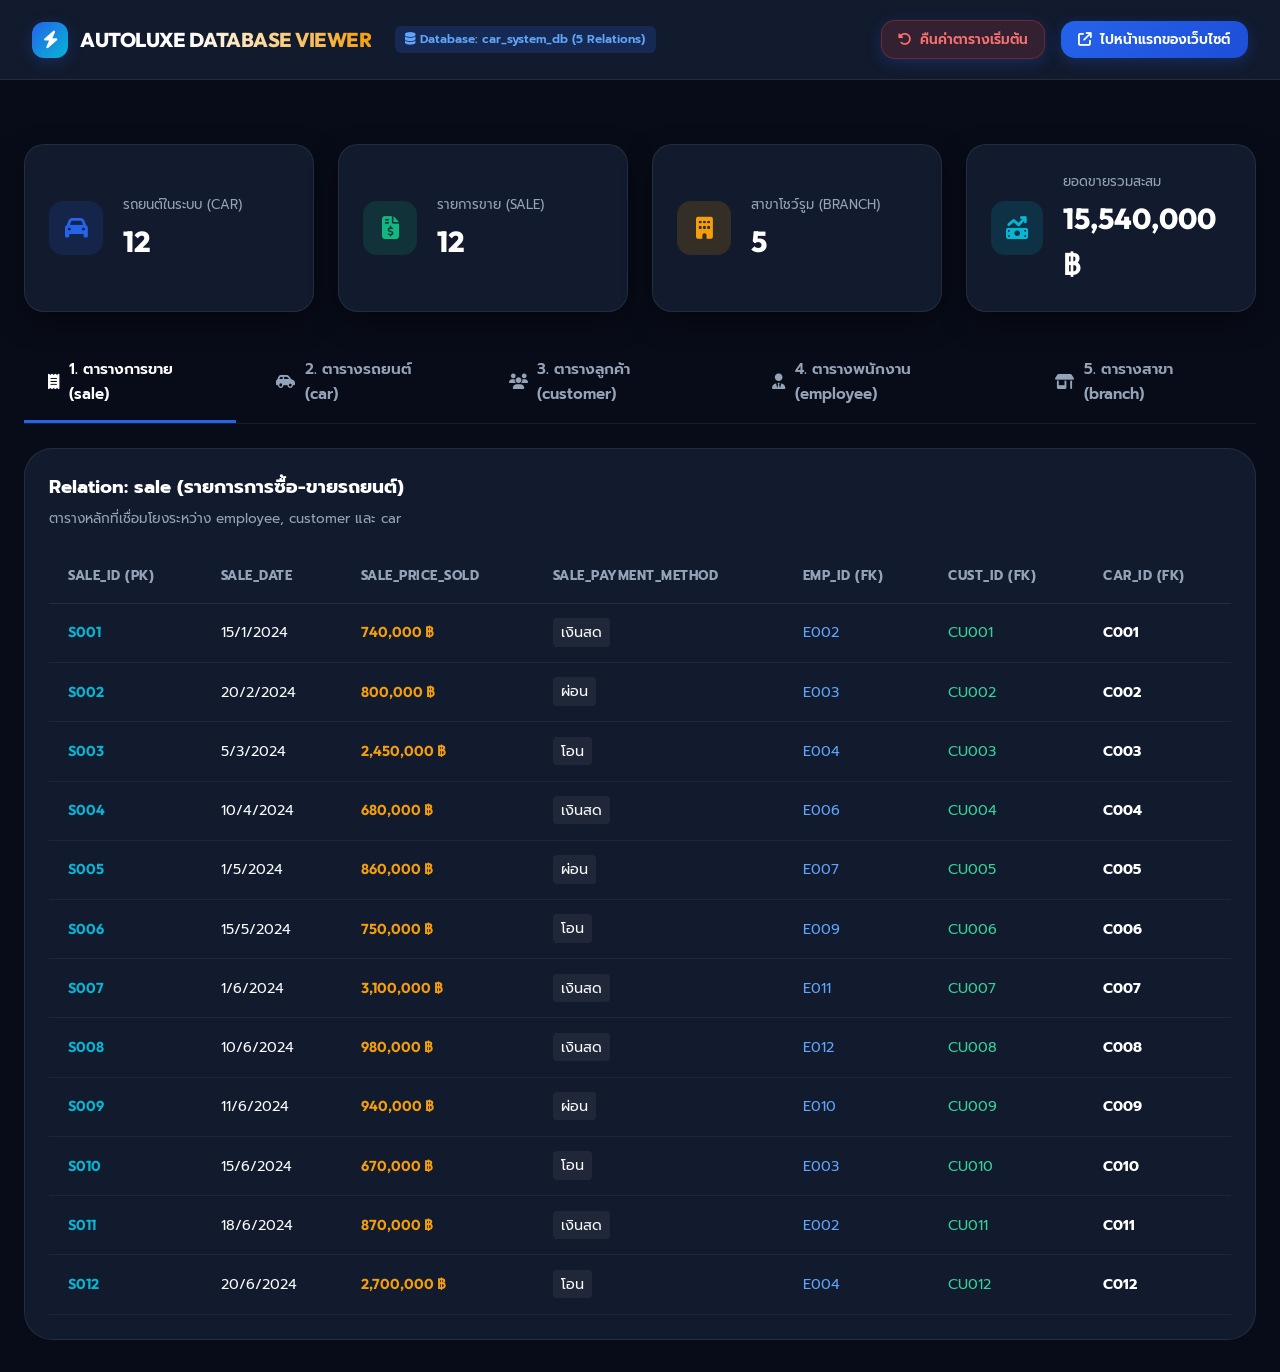
<file: admin.html>
<!DOCTYPE html>
<html lang="th">
<head>
  <meta charset="UTF-8">
  <meta name="viewport" content="width=device-width, initial-scale=1.0">
  <title>ระบบจัดการข้อมูล (Database Relations) - AutoLuxe Motors</title>
  
  <!-- Google Fonts -->
  <link rel="preconnect" href="https://fonts.googleapis.com">
  <link rel="preconnect" href="https://fonts.gstatic.com" crossorigin>
  <link href="https://fonts.googleapis.com/css2?family=Outfit:wght@300;400;500;600;700;800&family=Prompt:wght@300;400;500;600;700&display=swap" rel="stylesheet">
  
  <!-- Font Awesome -->
  <link rel="stylesheet" href="https://cdnjs.cloudflare.com/ajax/libs/font-awesome/6.4.0/css/all.min.css">
  
  <!-- Custom CSS -->
  <link rel="stylesheet" href="css/style.css">
</head>
<body style="background-color: #080c18;">

  <!-- ================= Admin Top Navigation ================= -->
  <header class="admin-header">
    <div style="display: flex; align-items: center; gap: 1.5rem;">
      <a href="index.html" class="brand-logo" style="font-size: 1.25rem;">
        <div class="logo-icon" style="width: 36px; height: 36px; font-size: 1.1rem;"><i class="fas fa-bolt"></i></div>
        <div>AUTOLUXE <span>DATABASE VIEWER</span></div>
      </a>
      <span style="background: rgba(37, 99, 235, 0.2); color: #60a5fa; padding: 0.25rem 0.65rem; border-radius: 6px; font-size: 0.75rem; font-weight: 600;">
        <i class="fas fa-database"></i> Database: car_system_db (5 Relations)
      </span>
    </div>

    <div style="display: flex; align-items: center; gap: 1rem;">
      <button class="btn-primary" onclick="resetDemoData()" style="background: rgba(239, 68, 68, 0.15); color: #f87171; border: 1px solid rgba(239, 68, 68, 0.3); font-size: 0.85rem; padding: 0.5rem 1rem;" title="รีเซ็ตข้อมูลเริ่มต้นตามตารางข้อสอบ">
        <i class="fas fa-rotate-left"></i> คืนค่าตารางเริ่มต้น
      </button>
      <a href="index.html" class="btn-primary" style="font-size: 0.85rem; padding: 0.5rem 1.1rem;">
        <i class="fas fa-arrow-up-right-from-square"></i> ไปหน้าแรกของเว็บไซต์
      </a>
    </div>
  </header>

  <!-- ================= Main Admin Content ================= -->
  <main style="max-width: 1360px; margin: 0 auto; padding: 2rem 1.5rem;">
    
    <!-- Stats Overview Cards -->
    <div class="admin-stats-grid">
      <div class="admin-stat-card">
        <div class="stat-icon-wrap" style="background: rgba(37,99,235,0.15); color: var(--primary);">
          <i class="fas fa-car"></i>
        </div>
        <div class="admin-stat-info">
          <span>รถยนต์ในระบบ (car)</span>
          <strong id="stat-total-cars">12</strong>
        </div>
      </div>

      <div class="admin-stat-card">
        <div class="stat-icon-wrap" style="background: rgba(16,185,129,0.15); color: var(--success);">
          <i class="fas fa-file-invoice-dollar"></i>
        </div>
        <div class="admin-stat-info">
          <span>รายการขาย (sale)</span>
          <strong id="stat-total-sales">12</strong>
        </div>
      </div>

      <div class="admin-stat-card">
        <div class="stat-icon-wrap" style="background: rgba(245,158,11,0.15); color: var(--accent-gold);">
          <i class="fas fa-building"></i>
        </div>
        <div class="admin-stat-info">
          <span>สาขาโชว์รูม (branch)</span>
          <strong id="stat-total-branches">5</strong>
        </div>
      </div>

      <div class="admin-stat-card">
        <div class="stat-icon-wrap" style="background: rgba(6,182,212,0.15); color: var(--accent-cyan);">
          <i class="fas fa-money-bill-trend-up"></i>
        </div>
        <div class="admin-stat-info">
          <span>ยอดขายรวมสะสม</span>
          <strong id="stat-total-revenue">0 ฿</strong>
        </div>
      </div>
    </div>

    <!-- Admin Tabs for 5 Relations -->
    <div class="admin-nav-tabs">
      <div class="admin-nav-item active" data-tab="tab-sales">
        <i class="fas fa-receipt"></i> 1. ตารางการขาย (sale)
      </div>
      <div class="admin-nav-item" data-tab="tab-cars">
        <i class="fas fa-car-side"></i> 2. ตารางรถยนต์ (car)
      </div>
      <div class="admin-nav-item" data-tab="tab-customers">
        <i class="fas fa-users"></i> 3. ตารางลูกค้า (customer)
      </div>
      <div class="admin-nav-item" data-tab="tab-employees">
        <i class="fas fa-user-tie"></i> 4. ตารางพนักงาน (employee)
      </div>
      <div class="admin-nav-item" data-tab="tab-branches">
        <i class="fas fa-shop"></i> 5. ตารางสาขา (branch)
      </div>
    </div>

    <!-- TAB 1: sale -->
    <div class="tab-content" id="tab-sales">
      <div class="admin-table-card">
        <h3 style="color: #fff; margin-bottom: 0.35rem;">Relation: sale (รายการการซื้อ-ขายรถยนต์)</h3>
        <p style="color: var(--text-muted); font-size: 0.85rem; margin-bottom: 1.25rem;">ตารางหลักที่เชื่อมโยงระหว่าง employee, customer และ car</p>
        <table class="admin-table">
          <thead>
            <tr>
              <th>sale_id (PK)</th>
              <th>sale_date</th>
              <th>sale_price_sold</th>
              <th>sale_payment_method</th>
              <th>emp_id (FK)</th>
              <th>cust_id (FK)</th>
              <th>car_id (FK)</th>
            </tr>
          </thead>
          <tbody id="sales-tbody"></tbody>
        </table>
      </div>
    </div>

    <!-- TAB 2: car -->
    <div class="tab-content" id="tab-cars" style="display: none;">
      <div class="admin-table-card">
        <h3 style="color: #fff; margin-bottom: 0.35rem;">Relation: car (ข้อมูลรถยนต์ในระบบ)</h3>
        <p style="color: var(--text-muted); font-size: 0.85rem; margin-bottom: 1.25rem;">ข้อมูลสเปก ราคา และปีโมเดลของรถยนต์ 12 คัน</p>
        <table class="admin-table">
          <thead>
            <tr>
              <th>car_id (PK)</th>
              <th>car_brand</th>
              <th>car_price</th>
              <th>car_color</th>
              <th>car_engine_size</th>
              <th>car_fuel_type</th>
              <th>car_year</th>
            </tr>
          </thead>
          <tbody id="cars-tbody"></tbody>
        </table>
      </div>
    </div>

    <!-- TAB 3: customer -->
    <div class="tab-content" id="tab-customers" style="display: none;">
      <div class="admin-table-card">
        <h3 style="color: #fff; margin-bottom: 0.35rem;">Relation: customer (ข้อมูลลูกค้า)</h3>
        <p style="color: var(--text-muted); font-size: 0.85rem; margin-bottom: 1.25rem;">ข้อมูลประวัติ ที่อยู่ และอาชีพของลูกค้า 12 รายการ</p>
        <table class="admin-table">
          <thead>
            <tr>
              <th>cust_id (PK)</th>
              <th>cust_name</th>
              <th>cust_email</th>
              <th>cust_phone</th>
              <th>cust_dob</th>
              <th>cust_occupation</th>
              <th>cust_address</th>
              <th>cust_register_date</th>
            </tr>
          </thead>
          <tbody id="customers-tbody"></tbody>
        </table>
      </div>
    </div>

    <!-- TAB 4: employee -->
    <div class="tab-content" id="tab-employees" style="display: none;">
      <div class="admin-table-card">
        <h3 style="color: #fff; margin-bottom: 0.35rem;">Relation: employee (ข้อมูลพนักงาน)</h3>
        <p style="color: var(--text-muted); font-size: 0.85rem; margin-bottom: 1.25rem;">ข้อมูลพนักงาน ตำแหน่ง เงินเดือน และสาขาที่สังกัด</p>
        <table class="admin-table">
          <thead>
            <tr>
              <th>emp_id (PK)</th>
              <th>emp_name</th>
              <th>emp_position</th>
              <th>emp_salary</th>
              <th>emp_phone</th>
              <th>emp_email</th>
              <th>branch_id (FK)</th>
            </tr>
          </thead>
          <tbody id="employees-tbody"></tbody>
        </table>
      </div>
    </div>

    <!-- TAB 5: branch -->
    <div class="tab-content" id="tab-branches" style="display: none;">
      <div class="admin-table-card">
        <h3 style="color: #fff; margin-bottom: 0.35rem;">Relation: branch (ข้อมูลสาขาโชว์รูม)</h3>
        <p style="color: var(--text-muted); font-size: 0.85rem; margin-bottom: 1.25rem;">ข้อมูลที่อยู่และเวลาทำการของโชว์รูมทั้ง 5 สาขา</p>
        <table class="admin-table">
          <thead>
            <tr>
              <th>branch_id (PK)</th>
              <th>branch_name</th>
              <th>branch_address</th>
              <th>branch_open_hour</th>
            </tr>
          </thead>
          <tbody id="branches-tbody"></tbody>
        </table>
      </div>
    </div>

  </main>

  <!-- Scripts -->
  <script src="js/admin.js"></script>
</body>
</html>
</file>
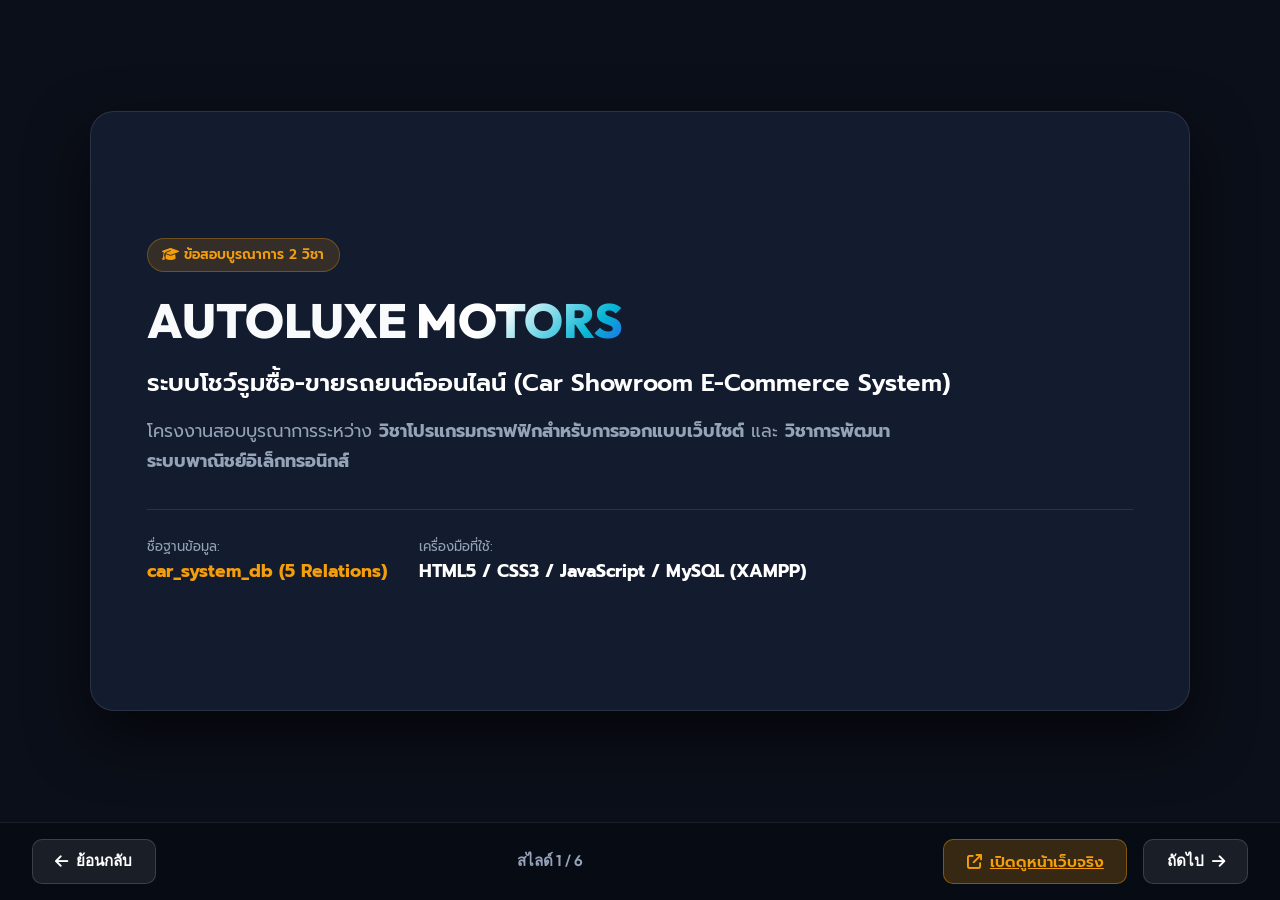
<file: presentation.html>
<!DOCTYPE html>
<html lang="th">
<head>
  <meta charset="UTF-8">
  <meta name="viewport" content="width=device-width, initial-scale=1.0">
  <title>สไลด์นำเสนอ: ระบบโชว์รูมซื้อ-ขายรถยนต์ออนไลน์ (AutoLuxe Motors)</title>
  
  <!-- Google Fonts -->
  <link rel="preconnect" href="https://fonts.googleapis.com">
  <link rel="preconnect" href="https://fonts.gstatic.com" crossorigin>
  <link href="https://fonts.googleapis.com/css2?family=Outfit:wght@400;600;700;800&family=Prompt:wght@300;400;500;600;700&display=swap" rel="stylesheet">
  
  <!-- Font Awesome -->
  <link rel="stylesheet" href="https://cdnjs.cloudflare.com/ajax/libs/font-awesome/6.4.0/css/all.min.css">
  
  <style>
    :root {
      --bg: #0b0f19;
      --card: #131b2e;
      --primary: #2563eb;
      --accent: #f59e0b;
      --cyan: #06b6d4;
      --text: #f8fafc;
      --muted: #94a3b8;
    }

    * { margin: 0; padding: 0; box-sizing: border-box; }
    
    body {
      font-family: 'Prompt', sans-serif;
      background-color: var(--bg);
      color: var(--text);
      min-height: 100vh;
      display: flex;
      flex-direction: column;
      overflow: hidden;
    }

    /* Slides Container */
    .slide-wrapper {
      flex: 1;
      display: flex;
      align-items: center;
      justify-content: center;
      padding: 2.5rem;
      position: relative;
    }

    .slide {
      display: none;
      width: 100%;
      max-width: 1100px;
      min-height: 600px;
      background: var(--card);
      border: 1px solid rgba(255,255,255,0.1);
      border-radius: 24px;
      padding: 3.5rem;
      box-shadow: 0 25px 60px rgba(0,0,0,0.6);
      animation: fadeIn 0.4s ease;
      position: relative;
    }

    .slide.active {
      display: flex;
      flex-direction: column;
      justify-content: center;
    }

    @keyframes fadeIn {
      from { opacity: 0; transform: scale(0.97); }
      to { opacity: 1; transform: scale(1); }
    }

    .slide-tag {
      display: inline-block;
      align-self: flex-start;
      background: rgba(245, 158, 11, 0.15);
      border: 1px solid rgba(245, 158, 11, 0.3);
      color: var(--accent);
      padding: 0.35rem 0.9rem;
      border-radius: 999px;
      font-size: 0.85rem;
      font-weight: 600;
      margin-bottom: 1.25rem;
    }

    .slide h1 {
      font-size: 3rem;
      font-weight: 800;
      line-height: 1.2;
      margin-bottom: 1rem;
      font-family: 'Outfit', 'Prompt', sans-serif;
    }

    .slide h2 {
      font-size: 2.2rem;
      font-weight: 700;
      color: #fff;
      margin-bottom: 1.5rem;
      display: flex;
      align-items: center;
      gap: 0.75rem;
    }

    .slide p {
      font-size: 1.1rem;
      color: var(--muted);
      line-height: 1.7;
    }

    .gradient-text {
      background: linear-gradient(135deg, #fff 40%, var(--cyan) 80%, var(--primary) 100%);
      -webkit-background-clip: text;
      -webkit-text-fill-color: transparent;
    }

    /* Grid Layouts inside slides */
    .grid-2 {
      display: grid;
      grid-template-columns: 1fr 1fr;
      gap: 2rem;
      margin-top: 1.5rem;
    }

    .grid-3 {
      display: grid;
      grid-template-columns: repeat(3, 1fr);
      gap: 1.5rem;
      margin-top: 1.5rem;
    }

    .feature-box {
      background: rgba(255, 255, 255, 0.03);
      border: 1px solid rgba(255, 255, 255, 0.08);
      border-radius: 16px;
      padding: 1.5rem;
      display: flex;
      flex-direction: column;
      gap: 0.5rem;
    }

    .feature-box i {
      font-size: 1.8rem;
      margin-bottom: 0.5rem;
    }

    .feature-box h4 {
      font-size: 1.2rem;
      color: #fff;
    }

    .feature-box p {
      font-size: 0.95rem;
      color: var(--muted);
      line-height: 1.5;
    }

    /* Navigation Bar at Bottom */
    .controls {
      background: #070b14;
      border-top: 1px solid rgba(255,255,255,0.08);
      padding: 1rem 2rem;
      display: flex;
      justify-content: space-between;
      align-items: center;
    }

    .btn-nav {
      background: rgba(255,255,255,0.08);
      border: 1px solid rgba(255,255,255,0.15);
      color: #fff;
      padding: 0.6rem 1.4rem;
      border-radius: 10px;
      cursor: pointer;
      font-size: 0.95rem;
      font-weight: 600;
      display: flex;
      align-items: center;
      gap: 0.5rem;
      transition: all 0.2s;
    }

    .btn-nav:hover {
      background: var(--primary);
      border-color: var(--primary);
    }

    .slide-counter {
      color: var(--muted);
      font-size: 0.95rem;
      font-weight: 600;
      font-family: 'Outfit';
    }

    .table-list {
      width: 100%;
      border-collapse: collapse;
      margin-top: 1rem;
    }

    .table-list th, .table-list td {
      padding: 0.85rem 1rem;
      border-bottom: 1px solid rgba(255,255,255,0.06);
      text-align: left;
      font-size: 0.95rem;
    }

    .table-list th {
      color: var(--accent);
      text-transform: uppercase;
      font-size: 0.82rem;
    }
  </style>
</head>
<body>

  <div class="slide-wrapper">
    
    <!-- SLIDE 1: Title -->
    <div class="slide active">
      <span class="slide-tag"><i class="fas fa-graduation-cap"></i> ข้อสอบบูรณาการ 2 วิชา</span>
      <h1>AUTOLUXE <span class="gradient-text">MOTORS</span></h1>
      <h3 style="font-size: 1.5rem; color: #fff; font-weight: 600; margin-bottom: 1rem;">
        ระบบโชว์รูมซื้อ-ขายรถยนต์ออนไลน์ (Car Showroom E-Commerce System)
      </h3>
      <p style="max-width: 750px; margin-bottom: 2rem;">
        โครงงานสอบบูรณาการระหว่าง <strong>วิชาโปรแกรมกราฟฟิกสำหรับการออกแบบเว็บไซต์</strong> และ <strong>วิชาการพัฒนาระบบพาณิชย์อิเล็กทรอนิกส์</strong>
      </p>
      <div style="display: flex; gap: 2rem; border-top: 1px solid rgba(255,255,255,0.1); padding-top: 1.5rem;">
        <div>
          <span style="font-size: 0.82rem; color: var(--muted);">ชื่อฐานข้อมูล:</span>
          <div style="font-size: 1.1rem; color: var(--accent); font-weight: 700;">car_system_db (5 Relations)</div>
        </div>
        <div>
          <span style="font-size: 0.82rem; color: var(--muted);">เครื่องมือที่ใช้:</span>
          <div style="font-size: 1.1rem; color: #fff; font-weight: 700;">HTML5 / CSS3 / JavaScript / MySQL (XAMPP)</div>
        </div>
      </div>
    </div>

    <!-- SLIDE 2: Project Overview & Objectives -->
    <div class="slide">
      <span class="slide-tag"><i class="fas fa-bullseye"></i> วัตถุประสงค์และการตอบโจทย์</span>
      <h2>ภาพรวมการพัฒนาตามเกณฑ์ 2 วิชา</h2>
      <div class="grid-2">
        <div class="feature-box">
          <i class="fas fa-palette" style="color: var(--cyan);"></i>
          <h4>1. วิชาโปรแกรมกราฟฟิกเว็บไซต์ (UI/UX)</h4>
          <p>
            • ออกแบบธีม <strong>Luxury Dark</strong> สร้างภาพลักษณ์โชว์รูมรถยนต์หรู น่าเชื่อถือ<br>
            • จัดวางองค์ประกอบแบบ <strong>Responsive Design</strong> ดูได้ทั้งบนคอมฯ และมือถือ<br>
            • Hero Banner พร้อมปุ่ม Call-to-Action และการ์ดแสดงสเปกรถยนต์ที่คมชัด
          </p>
        </div>
        <div class="feature-box">
          <i class="fas fa-cart-shopping" style="color: var(--accent);"></i>
          <h4>2. วิชาพัฒนาระบบพาณิชย์อิเล็กทรอนิกส์ (E-Commerce)</h4>
          <p>
            • โครงสร้างฐานข้อมูลสัมพันธ์ <strong>`car_system_db`</strong> (5 Relations, PK/FK)<br>
            • ระบบค้นหา/กรองสินค้าตามยี่ห้อและราคาแบบ Real-time<br>
            • เครื่องคำนวณสินเชื่อเงินดาวน์และค่างวดต่อเดือน<br>
            • ระบบสั่งจอง/ซื้อรถยนต์ออนไลน์ พร้อมสแกน QR Code และออกใบเสร็จ (E-Voucher)
          </p>
        </div>
      </div>
    </div>

    <!-- SLIDE 3: Database Architecture -->
    <div class="slide">
      <span class="slide-tag"><i class="fas fa-database"></i> สถาปัตยกรรมฐานข้อมูล</span>
      <h2>โครงสร้างฐานข้อมูล car_system_db (5 ตาราง)</h2>
      <p>ออกแบบตามข้อกำหนด Schema และ Data Dictionary ของอาจารย์ 100%:</p>
      
      <table class="table-list">
        <thead>
          <tr>
            <th>ตาราง (Relation)</th>
            <th>หน้าที่ในการทำงาน</th>
            <th>Primary Key</th>
            <th>Foreign Key / Reference</th>
          </tr>
        </thead>
        <tbody>
          <tr>
            <td><strong>branch</strong></td>
            <td>เก็บข้อมูลที่ตั้งและเวลาทำการของ 5 สาขาโชว์รูม</td>
            <td><code>branch_id</code> (B001 - B005)</td>
            <td>- (ตารางแม่)</td>
          </tr>
          <tr>
            <td><strong>car</strong></td>
            <td>แคตตาล็อกรถยนต์ 12 คัน (ยี่ห้อ, ราคา, สี, เครื่องยนต์, ปี)</td>
            <td><code>car_id</code> (C001 - C012)</td>
            <td>- (ตารางแม่)</td>
          </tr>
          <tr>
            <td><strong>customer</strong></td>
            <td>ประวัติลูกค้า 12 คน (ชื่อ, เบอร์, อาชีพ, ที่อยู่)</td>
            <td><code>cust_id</code> (CU001 - CU012)</td>
            <td>- (ตารางแม่)</td>
          </tr>
          <tr>
            <td><strong>employee</strong></td>
            <td>ข้อมูลพนักงานขายและผู้จัดการ 12 คน</td>
            <td><code>emp_id</code> (E001 - E012)</td>
            <td><code>branch_id</code> ➔ branch</td>
          </tr>
          <tr>
            <td><strong style="color: var(--accent);">sale</strong></td>
            <td>บันทึกการซื้อ-ขายรถยนต์ (วันที่, ราคา, วิธีชำระเงิน)</td>
            <td><code>sale_id</code> (S001 - S012)</td>
            <td><code>emp_id</code>, <code>cust_id</code>, <code>car_id</code></td>
          </tr>
        </tbody>
      </table>
    </div>

    <!-- SLIDE 4: Page to Table Mapping (ตอบข้อ 4) -->
    <div class="slide">
      <span class="slide-tag"><i class="fas fa-diagram-project"></i> ความเชื่อมโยง</span>
      <h2>การเชื่อมโยงหน้าเว็บไซต์ กับ ตารางฐานข้อมูล</h2>
      <div class="grid-3">
        <div class="feature-box">
          <i class="fas fa-car" style="color: var(--primary);"></i>
          <h4>หน้าแคตตาล็อกรถยนต์</h4>
          <p>เชื่อมกับตาราง <strong>`car`</strong> ดึงข้อมูลรหัส ยี่ห้อ ราคา สี เครื่องยนต์ และปีของรถ 12 คันมาแสดงผลและทำระบบค้นหา</p>
        </div>
        <div class="feature-box">
          <i class="fas fa-shop" style="color: var(--cyan);"></i>
          <h4>ส่วนแสดงสาขาโชว์รูม</h4>
          <p>เชื่อมกับตาราง <strong>`branch`</strong> แสดงจุดบริการทั้ง 5 สาขา (B001-B005) พร้อมที่อยู่และเวลาทำการ</p>
        </div>
        <div class="feature-box">
          <i class="fas fa-file-invoice-dollar" style="color: var(--accent);"></i>
          <h4>ฟอร์มสั่งซื้อและจองรถ</h4>
          <p>เชื่อมกับตาราง <strong>`customer`</strong> (รับข้อมูลลูกค้า) และตาราง <strong>`sale`</strong> (บันทึกการขายและวิธีชำระเงิน พร้อมออก E-Voucher)</p>
        </div>
      </div>
    </div>

    <!-- SLIDE 5: Demonstration Flow -->
    <div class="slide">
      <span class="slide-tag"><i class="fas fa-play"></i> ลำดับการสาธิตระบบจริง</span>
      <h2>ขั้นตอนการนำเสนอสด (Live Demonstration)</h2>
      <div class="grid-2">
        <div class="feature-box" style="border-left: 4px solid var(--cyan);">
          <h4 style="color: var(--cyan);">ขั้นตอนที่ 1: หน้าร้านโชว์รูม (index.html)</h4>
          <p>
            1. ทดสอบ **ค้นหาและกรองยี่ห้อรถ** เช่น Tesla, BMW หรือกรองประเภทเชื้อเพลิง<br>
            2. ทดสอบ **เครื่องคำนวณค่างวดเงินดาวน์** แบบ Real-time<br>
            3. ทดสอบ **กดสั่งซื้อ/จองรถ** กรอกข้อมูลลูกค้า แนบสลิป และออกใบเสร็จ E-Voucher
          </p>
        </div>
        <div class="feature-box" style="border-left: 4px solid var(--accent);">
          <h4 style="color: var(--accent);">ขั้นตอนที่ 2: ระบบฐานข้อมูล (phpMyAdmin & admin.html)</h4>
          <p>
            1. แสดงหน้า **Designer** ใน phpMyAdmin เพื่อดูเส้นความสัมพันธ์ Foreign Key ระหว่าง 5 ตาราง<br>
            2. แสดงหน้า **admin.html** เพื่อตรวจสอบข้อมูลตารางทั้ง 5 ตารางได้อย่างครบถ้วน
          </p>
        </div>
      </div>
    </div>

    <!-- SLIDE 6: Summary & Conclusion -->
    <div class="slide">
      <span class="slide-tag"><i class="fas fa-check-circle"></i> สรุปผลงาน</span>
      <h2 style="font-size: 2.5rem;">เสร็จสมบูรณ์ 100% พร้อมส่งมอบ</h2>
      <p style="font-size: 1.25rem; margin-bottom: 2rem;">
        ระบบโชว์รูมซื้อ-ขายรถยนต์ออนไลน์ <strong>AutoLuxe Motors</strong> ได้รับการพัฒนาตรงตามข้อกำหนดของข้อสอบทุกประการ ทั้งด้านกราฟิกดีไซน์ โครงสร้าง E-Commerce และสถาปัตยกรรมฐานข้อมูล
      </p>
      <div style="background: rgba(37,99,235,0.15); border: 1px solid var(--primary); padding: 1.5rem; border-radius: 16px; text-align: center;">
        <h3 style="color: #fff; font-size: 1.6rem; margin-bottom: 0.5rem;">ขอบคุณอาจารย์ครับ</h3>
        <p style="color: var(--cyan); font-size: 1.1rem;">พร้อมรับฟังคำแนะนำและตอบข้อซักถามครับ (Q&A)</p>
      </div>
    </div>

  </div>

  <!-- Bottom Navigation Bar -->
  <div class="controls">
    <button class="btn-nav" onclick="prevSlide()"><i class="fas fa-arrow-left"></i> ย้อนกลับ</button>
    <div class="slide-counter" id="counter">สไลด์ 1 / 6</div>
    <div style="display: flex; gap: 1rem;">
      <a href="index.html" class="btn-nav" target="_blank" style="background: rgba(245,158,11,0.2); color: var(--accent); border-color: rgba(245,158,11,0.4);">
        <i class="fas fa-arrow-up-right-from-square"></i> เปิดดูหน้าเว็บจริง
      </a>
      <button class="btn-nav" onclick="nextSlide()">ถัดไป <i class="fas fa-arrow-right"></i></button>
    </div>
  </div>

  <script>
    let currentSlide = 0;
    const slides = document.querySelectorAll('.slide');
    const counter = document.getElementById('counter');

    function updateSlide() {
      slides.forEach((s, idx) => {
        s.classList.toggle('active', idx === currentSlide);
      });
      counter.innerText = `สไลด์ ${currentSlide + 1} / ${slides.length}`;
    }

    function nextSlide() {
      if (currentSlide < slides.length - 1) {
        currentSlide++;
        updateSlide();
      }
    }

    function prevSlide() {
      if (currentSlide > 0) {
        currentSlide--;
        updateSlide();
      }
    }

    // Keyboard controls (Arrow keys & Spacebar)
    document.addEventListener('keydown', (e) => {
      if (e.key === 'ArrowRight' || e.key === ' ') {
        nextSlide();
      } else if (e.key === 'ArrowLeft') {
        prevSlide();
      }
    });
  </script>
</body>
</html>
</file>
<file: css/style.css>
/* ==========================================================================
   AutoLuxe Motors - Car Showroom & E-Commerce System
   Styles: Modern Luxury Dark & Vibrant Gold/Cyan Design
   Supported: Desktop, Tablet, Mobile (Fully Responsive)
   ========================================================================== */

@import url('https://fonts.googleapis.com/css2?family=Outfit:wght@300;400;500;600;700;800&family=Prompt:wght@300;400;500;600;700&display=swap');

:root {
  --bg-main: #0a0f1d;
  --bg-card: #121a2d;
  --bg-card-hover: #18233c;
  --bg-glass: rgba(18, 26, 45, 0.85);
  --border-color: rgba(255, 255, 255, 0.08);
  --border-highlight: rgba(59, 130, 246, 0.3);
  
  --primary: #2563eb;
  --primary-hover: #1d4ed8;
  --primary-glow: rgba(37, 99, 235, 0.25);
  
  --accent-gold: #f59e0b;
  --accent-gold-glow: rgba(245, 158, 11, 0.2);
  --accent-cyan: #06b6d4;
  --success: #10b981;
  --danger: #ef4444;
  --warning: #f97316;

  --text-main: #f8fafc;
  --text-muted: #94a3b8;
  --text-dark: #0f172a;
  
  --radius-sm: 8px;
  --radius-md: 14px;
  --radius-lg: 20px;
  --radius-xl: 28px;
  
  --shadow-card: 0 10px 30px -5px rgba(0, 0, 0, 0.5);
  --shadow-glow: 0 0 25px rgba(37, 99, 235, 0.2);
  --transition: all 0.3s cubic-bezier(0.4, 0, 0.2, 1);
}

* {
  margin: 0;
  padding: 0;
  box-sizing: border-box;
}

body {
  font-family: 'Prompt', 'Outfit', sans-serif;
  background-color: var(--bg-main);
  color: var(--text-main);
  line-height: 1.6;
  overflow-x: hidden;
  min-height: 100vh;
}

a {
  text-decoration: none;
  color: inherit;
}

button, input, select, textarea {
  font-family: inherit;
}

/* ================= Glassmorphism Header ================= */
.header {
  position: sticky;
  top: 0;
  z-index: 100;
  backdrop-filter: blur(16px);
  -webkit-backdrop-filter: blur(16px);
  background: var(--bg-glass);
  border-bottom: 1px solid var(--border-color);
  transition: var(--transition);
}

.nav-container {
  max-width: 1320px;
  margin: 0 auto;
  padding: 1rem 1.5rem;
  display: flex;
  align-items: center;
  justify-content: space-between;
  gap: 1.5rem;
}

.brand-logo {
  display: flex;
  align-items: center;
  gap: 0.75rem;
  font-family: 'Outfit', sans-serif;
  font-weight: 800;
  font-size: 1.45rem;
  letter-spacing: -0.5px;
  color: #ffffff;
}

.brand-logo .logo-icon {
  width: 42px;
  height: 42px;
  background: linear-gradient(135deg, var(--primary), var(--accent-cyan));
  border-radius: 12px;
  display: flex;
  align-items: center;
  justify-content: center;
  color: #fff;
  font-size: 1.25rem;
  box-shadow: 0 4px 15px var(--primary-glow);
}

.brand-logo span {
  background: linear-gradient(90deg, #ffffff, var(--accent-gold));
  -webkit-background-clip: text;
  -webkit-text-fill-color: transparent;
}

.nav-links {
  display: flex;
  align-items: center;
  gap: 1.75rem;
  list-style: none;
}

.nav-links a {
  color: var(--text-muted);
  font-weight: 500;
  font-size: 0.95rem;
  transition: var(--transition);
  position: relative;
}

.nav-links a:hover, .nav-links a.active {
  color: #ffffff;
}

.nav-links a.active::after {
  content: '';
  position: absolute;
  bottom: -6px;
  left: 0;
  width: 100%;
  height: 2px;
  background: var(--accent-gold);
  border-radius: 2px;
}

.nav-actions {
  display: flex;
  align-items: center;
  gap: 1rem;
}

.btn-admin {
  background: rgba(255, 255, 255, 0.06);
  border: 1px solid var(--border-color);
  color: var(--text-muted);
  padding: 0.55rem 1.15rem;
  border-radius: var(--radius-md);
  font-size: 0.88rem;
  font-weight: 500;
  display: inline-flex;
  align-items: center;
  gap: 0.5rem;
  transition: var(--transition);
}

.btn-admin:hover {
  background: rgba(255, 255, 255, 0.12);
  color: #ffffff;
  border-color: rgba(255, 255, 255, 0.2);
}

.btn-primary {
  background: linear-gradient(135deg, var(--primary), #1d4ed8);
  color: #ffffff;
  border: none;
  padding: 0.65rem 1.4rem;
  border-radius: var(--radius-md);
  font-weight: 600;
  font-size: 0.92rem;
  cursor: pointer;
  box-shadow: 0 4px 15px var(--primary-glow);
  display: inline-flex;
  align-items: center;
  gap: 0.5rem;
  transition: var(--transition);
}

.btn-primary:hover {
  transform: translateY(-2px);
  box-shadow: 0 6px 20px rgba(37, 99, 235, 0.4);
}

.btn-gold {
  background: linear-gradient(135deg, #f59e0b, #d97706);
  color: #0f172a;
  font-weight: 700;
  border: none;
  padding: 0.75rem 1.5rem;
  border-radius: var(--radius-md);
  cursor: pointer;
  display: inline-flex;
  align-items: center;
  gap: 0.5rem;
  transition: var(--transition);
  box-shadow: 0 4px 15px var(--accent-gold-glow);
}

.btn-gold:hover {
  transform: translateY(-2px);
  box-shadow: 0 8px 25px rgba(245, 158, 11, 0.4);
}

/* ================= Hero Section ================= */
.hero-section {
  position: relative;
  padding: 4.5rem 1.5rem 4rem;
  background: radial-gradient(circle at 50% 20%, rgba(37, 99, 235, 0.15) 0%, transparent 65%),
              linear-gradient(180deg, rgba(10, 15, 29, 0.95), var(--bg-main));
  border-bottom: 1px solid var(--border-color);
  overflow: hidden;
}

.hero-bg-glow {
  position: absolute;
  top: -120px;
  right: -50px;
  width: 450px;
  height: 450px;
  background: radial-gradient(circle, rgba(245, 158, 11, 0.12) 0%, transparent 70%);
  pointer-events: none;
}

.hero-container {
  max-width: 1320px;
  margin: 0 auto;
  display: grid;
  grid-template-columns: 1.15fr 0.85fr;
  align-items: center;
  gap: 3rem;
}

.hero-content .badge-tag {
  display: inline-flex;
  align-items: center;
  gap: 0.5rem;
  background: rgba(245, 158, 11, 0.1);
  border: 1px solid rgba(245, 158, 11, 0.3);
  color: var(--accent-gold);
  padding: 0.4rem 1rem;
  border-radius: 999px;
  font-size: 0.85rem;
  font-weight: 600;
  margin-bottom: 1.25rem;
}

.hero-title {
  font-size: 3.1rem;
  font-weight: 800;
  line-height: 1.2;
  letter-spacing: -0.5px;
  margin-bottom: 1.25rem;
}

.hero-title .gradient-text {
  background: linear-gradient(135deg, #ffffff 40%, var(--accent-cyan) 80%, var(--primary) 100%);
  -webkit-background-clip: text;
  -webkit-text-fill-color: transparent;
}

.hero-subtitle {
  font-size: 1.1rem;
  color: var(--text-muted);
  max-width: 580px;
  margin-bottom: 2rem;
  font-weight: 300;
}

.hero-stats {
  display: flex;
  gap: 2.5rem;
  margin-top: 2rem;
  padding-top: 2rem;
  border-top: 1px solid var(--border-color);
}

.stat-item h3 {
  font-size: 1.85rem;
  font-weight: 800;
  color: #ffffff;
  font-family: 'Outfit', sans-serif;
}

.stat-item p {
  font-size: 0.85rem;
  color: var(--text-muted);
}

.hero-visual {
  position: relative;
}

.hero-car-card {
  position: relative;
  background: linear-gradient(145deg, #162038, #0e1526);
  border: 1px solid rgba(255, 255, 255, 0.1);
  border-radius: var(--radius-xl);
  padding: 1.5rem;
  box-shadow: 0 20px 40px rgba(0, 0, 0, 0.6);
  overflow: hidden;
  transition: var(--transition);
}

.hero-car-card:hover {
  transform: translateY(-5px);
  border-color: var(--border-highlight);
}

.hero-car-card img {
  width: 100%;
  height: 270px;
  object-fit: cover;
  border-radius: var(--radius-lg);
  display: block;
}

.hero-car-info {
  margin-top: 1.25rem;
  display: flex;
  justify-content: space-between;
  align-items: flex-end;
}

.hero-car-info h4 {
  font-size: 1.25rem;
  font-weight: 700;
  color: #fff;
}

.hero-car-info .car-brand {
  font-size: 0.85rem;
  color: var(--accent-cyan);
  text-transform: uppercase;
  letter-spacing: 1px;
  font-weight: 600;
}

.hero-car-price {
  text-align: right;
}

.hero-car-price span {
  font-size: 0.8rem;
  color: var(--text-muted);
  display: block;
}

.hero-car-price strong {
  font-size: 1.35rem;
  color: var(--accent-gold);
  font-family: 'Outfit', sans-serif;
}

/* ================= Search & Quick Filter Bar ================= */
.quick-filter-wrapper {
  max-width: 1320px;
  margin: -2.2rem auto 3rem;
  padding: 0 1.5rem;
  position: relative;
  z-index: 10;
}

.filter-box {
  background: var(--bg-card);
  border: 1px solid rgba(255, 255, 255, 0.12);
  border-radius: var(--radius-xl);
  padding: 1.25rem 1.5rem;
  box-shadow: 0 20px 40px rgba(0, 0, 0, 0.7);
  display: grid;
  grid-template-columns: 2fr 1.2fr 1.2fr 1.2fr auto;
  gap: 1rem;
  align-items: center;
}

.filter-field {
  display: flex;
  flex-direction: column;
  gap: 0.35rem;
}

.filter-field label {
  font-size: 0.78rem;
  font-weight: 600;
  color: var(--text-muted);
  text-transform: uppercase;
  letter-spacing: 0.5px;
  display: flex;
  align-items: center;
  gap: 0.4rem;
}

.filter-field input, .filter-field select {
  background: rgba(255, 255, 255, 0.05);
  border: 1px solid var(--border-color);
  color: #ffffff;
  padding: 0.65rem 0.9rem;
  border-radius: var(--radius-sm);
  font-size: 0.92rem;
  outline: none;
  transition: var(--transition);
}

.filter-field input:focus, .filter-field select:focus {
  border-color: var(--primary);
  background: rgba(255, 255, 255, 0.09);
  box-shadow: 0 0 0 2px var(--primary-glow);
}

.filter-field select option {
  background-color: var(--bg-card);
  color: #ffffff;
}

/* ================= Category Chips ================= */
.category-bar-section {
  max-width: 1320px;
  margin: 0 auto 2.5rem;
  padding: 0 1.5rem;
}

.category-chips {
  display: flex;
  gap: 0.85rem;
  overflow-x: auto;
  padding-bottom: 0.5rem;
  scrollbar-width: none;
}

.category-chips::-webkit-scrollbar {
  display: none;
}

.chip-btn {
  background: rgba(255, 255, 255, 0.05);
  border: 1px solid var(--border-color);
  color: var(--text-muted);
  padding: 0.6rem 1.4rem;
  border-radius: 999px;
  font-size: 0.9rem;
  font-weight: 500;
  cursor: pointer;
  white-space: nowrap;
  display: flex;
  align-items: center;
  gap: 0.5rem;
  transition: var(--transition);
}

.chip-btn:hover {
  background: rgba(255, 255, 255, 0.1);
  color: #fff;
  border-color: rgba(255, 255, 255, 0.2);
}

.chip-btn.active {
  background: linear-gradient(135deg, var(--primary), #1e40af);
  color: #fff;
  border-color: var(--primary);
  box-shadow: 0 4px 15px var(--primary-glow);
}

/* ================= Section Header ================= */
.section-container {
  max-width: 1320px;
  margin: 0 auto 4.5rem;
  padding: 0 1.5rem;
}

.section-head {
  display: flex;
  justify-content: space-between;
  align-items: flex-end;
  margin-bottom: 2rem;
  flex-wrap: wrap;
  gap: 1rem;
}

.section-title h2 {
  font-size: 2rem;
  font-weight: 700;
  color: #fff;
  display: flex;
  align-items: center;
  gap: 0.6rem;
}

.section-title p {
  color: var(--text-muted);
  font-size: 0.95rem;
  margin-top: 0.35rem;
}

.sort-group {
  display: flex;
  align-items: center;
  gap: 0.75rem;
}

.sort-group label {
  font-size: 0.85rem;
  color: var(--text-muted);
}

.sort-group select {
  background: rgba(255, 255, 255, 0.05);
  border: 1px solid var(--border-color);
  color: #fff;
  padding: 0.5rem 0.9rem;
  border-radius: var(--radius-sm);
  font-size: 0.88rem;
  outline: none;
}

/* ================= Car Grid & Cards ================= */
.cars-grid {
  display: grid;
  grid-template-columns: repeat(auto-fill, minmax(320px, 1fr));
  gap: 1.75rem;
}

.car-card {
  background: var(--bg-card);
  border: 1px solid var(--border-color);
  border-radius: var(--radius-lg);
  overflow: hidden;
  box-shadow: var(--shadow-card);
  transition: var(--transition);
  display: flex;
  flex-direction: column;
  position: relative;
}

.car-card:hover {
  transform: translateY(-6px);
  border-color: var(--border-highlight);
  box-shadow: 0 16px 35px rgba(0, 0, 0, 0.6);
}

.car-thumb-wrap {
  position: relative;
  width: 100%;
  height: 220px;
  overflow: hidden;
  background-color: #0b111e;
}

.car-thumb-wrap img {
  width: 100%;
  height: 100%;
  object-fit: cover;
  transition: transform 0.5s ease;
}

.car-card:hover .car-thumb-wrap img {
  transform: scale(1.06);
}

.badge-featured {
  position: absolute;
  top: 12px;
  left: 12px;
  background: linear-gradient(135deg, var(--accent-gold), #d97706);
  color: #0f172a;
  font-size: 0.72rem;
  font-weight: 700;
  padding: 0.3rem 0.65rem;
  border-radius: 6px;
  text-transform: uppercase;
  letter-spacing: 0.5px;
}

.badge-status {
  position: absolute;
  top: 12px;
  right: 12px;
  padding: 0.3rem 0.65rem;
  border-radius: 6px;
  font-size: 0.72rem;
  font-weight: 600;
}

.badge-status.available {
  background: rgba(16, 185, 129, 0.2);
  color: #34d399;
  border: 1px solid rgba(16, 185, 129, 0.4);
}

.badge-status.reserved {
  background: rgba(245, 158, 11, 0.2);
  color: #fbbf24;
  border: 1px solid rgba(245, 158, 11, 0.4);
}

.badge-status.sold {
  background: rgba(239, 68, 68, 0.2);
  color: #f87171;
  border: 1px solid rgba(239, 68, 68, 0.4);
}

.car-body {
  padding: 1.35rem;
  display: flex;
  flex-direction: column;
  flex: 1;
}

.car-meta-top {
  display: flex;
  justify-content: space-between;
  align-items: center;
  margin-bottom: 0.5rem;
}

.car-brand-name {
  color: var(--accent-cyan);
  font-size: 0.8rem;
  font-weight: 700;
  text-transform: uppercase;
  letter-spacing: 0.8px;
}

.car-year {
  background: rgba(255, 255, 255, 0.06);
  color: var(--text-muted);
  font-size: 0.75rem;
  padding: 0.15rem 0.5rem;
  border-radius: 4px;
}

.car-model-title {
  font-size: 1.2rem;
  font-weight: 700;
  color: #fff;
  margin-bottom: 0.75rem;
  line-height: 1.35;
}

.car-specs-grid {
  display: grid;
  grid-template-columns: repeat(3, 1fr);
  gap: 0.5rem;
  padding: 0.75rem 0;
  margin: 0.5rem 0 1rem;
  border-top: 1px solid var(--border-color);
  border-bottom: 1px solid var(--border-color);
}

.spec-item {
  display: flex;
  flex-direction: column;
  gap: 0.2rem;
}

.spec-item span {
  font-size: 0.72rem;
  color: var(--text-muted);
  display: flex;
  align-items: center;
  gap: 0.25rem;
}

.spec-item strong {
  font-size: 0.82rem;
  color: #e2e8f0;
  white-space: nowrap;
  overflow: hidden;
  text-overflow: ellipsis;
}

.car-pricing-footer {
  margin-top: auto;
  display: flex;
  justify-content: space-between;
  align-items: flex-end;
  padding-top: 0.5rem;
}

.price-box span {
  font-size: 0.75rem;
  color: var(--text-muted);
  display: block;
}

.price-box strong {
  font-size: 1.35rem;
  color: var(--accent-gold);
  font-family: 'Outfit', sans-serif;
  font-weight: 700;
}

.card-actions {
  display: flex;
  gap: 0.5rem;
}

.btn-icon-view {
  background: rgba(255, 255, 255, 0.08);
  border: 1px solid var(--border-color);
  color: #ffffff;
  width: 38px;
  height: 38px;
  border-radius: 10px;
  display: flex;
  align-items: center;
  justify-content: center;
  cursor: pointer;
  transition: var(--transition);
}

.btn-icon-view:hover {
  background: var(--primary);
  border-color: var(--primary);
}

.btn-book-sm {
  background: linear-gradient(135deg, var(--primary), #1d4ed8);
  color: #ffffff;
  border: none;
  padding: 0 1rem;
  height: 38px;
  border-radius: 10px;
  font-size: 0.85rem;
  font-weight: 600;
  cursor: pointer;
  display: flex;
  align-items: center;
  gap: 0.4rem;
  transition: var(--transition);
}

.btn-book-sm:hover {
  background: linear-gradient(135deg, #1d4ed8, #1e40af);
  transform: translateY(-2px);
}

/* ================= Loan Calculator Section ================= */
.calc-section {
  background: linear-gradient(180deg, rgba(18, 26, 45, 0.6), var(--bg-main));
  border-top: 1px solid var(--border-color);
  border-bottom: 1px solid var(--border-color);
  padding: 4.5rem 1.5rem;
}

.calc-grid {
  display: grid;
  grid-template-columns: 1.1fr 0.9fr;
  gap: 2.5rem;
  background: var(--bg-card);
  border: 1px solid rgba(255, 255, 255, 0.1);
  border-radius: var(--radius-xl);
  padding: 2.5rem;
  box-shadow: var(--shadow-card);
}

.calc-form-group {
  margin-bottom: 1.5rem;
}

.calc-form-group label {
  display: flex;
  justify-content: space-between;
  font-size: 0.9rem;
  font-weight: 600;
  color: #e2e8f0;
  margin-bottom: 0.5rem;
}

.calc-form-group label span {
  color: var(--accent-gold);
}

.calc-form-group input[type="range"] {
  width: 100%;
  height: 6px;
  background: rgba(255, 255, 255, 0.1);
  border-radius: 4px;
  outline: none;
  cursor: pointer;
  accent-color: var(--accent-gold);
}

.calc-select, .calc-input {
  width: 100%;
  background: rgba(255, 255, 255, 0.05);
  border: 1px solid var(--border-color);
  color: #ffffff;
  padding: 0.75rem 1rem;
  border-radius: var(--radius-sm);
  font-size: 0.95rem;
  outline: none;
}

.calc-select option {
  background: var(--bg-card);
}

.calc-result-card {
  background: linear-gradient(145deg, #18233c, #111a2d);
  border: 1px solid var(--border-highlight);
  border-radius: var(--radius-lg);
  padding: 2rem;
  display: flex;
  flex-direction: column;
  justify-content: center;
  box-shadow: 0 10px 25px rgba(0, 0, 0, 0.4);
}

.result-header {
  font-size: 0.9rem;
  color: var(--text-muted);
  text-transform: uppercase;
  letter-spacing: 1px;
}

.result-amount {
  font-size: 2.6rem;
  font-weight: 800;
  color: var(--accent-gold);
  font-family: 'Outfit', sans-serif;
  margin: 0.5rem 0 1.5rem;
}

.result-breakdown {
  display: flex;
  flex-direction: column;
  gap: 0.85rem;
  border-top: 1px solid var(--border-color);
  padding-top: 1.25rem;
}

.breakdown-row {
  display: flex;
  justify-content: space-between;
  font-size: 0.9rem;
}

.breakdown-row span {
  color: var(--text-muted);
}

.breakdown-row strong {
  color: #ffffff;
}

/* ================= Modals ================= */
.modal-backdrop {
  position: fixed;
  top: 0;
  left: 0;
  width: 100%;
  height: 100%;
  background: rgba(4, 7, 15, 0.82);
  backdrop-filter: blur(8px);
  -webkit-backdrop-filter: blur(8px);
  z-index: 1000;
  display: none;
  align-items: center;
  justify-content: center;
  padding: 1.5rem;
  overflow-y: auto;
}

.modal-backdrop.active {
  display: flex;
}

.modal-content {
  background: var(--bg-card);
  border: 1px solid rgba(255, 255, 255, 0.15);
  border-radius: var(--radius-xl);
  max-width: 840px;
  width: 100%;
  max-height: 90vh;
  overflow-y: auto;
  position: relative;
  box-shadow: 0 25px 60px rgba(0, 0, 0, 0.8);
  animation: modalIn 0.3s cubic-bezier(0.16, 1, 0.3, 1);
}

@keyframes modalIn {
  from {
    opacity: 0;
    transform: scale(0.94) translateY(20px);
  }
  to {
    opacity: 1;
    transform: scale(1) translateY(0);
  }
}

.modal-close-btn {
  position: absolute;
  top: 1.25rem;
  right: 1.25rem;
  background: rgba(255, 255, 255, 0.1);
  border: none;
  color: #ffffff;
  width: 38px;
  height: 38px;
  border-radius: 50%;
  font-size: 1.2rem;
  cursor: pointer;
  display: flex;
  align-items: center;
  justify-content: center;
  z-index: 10;
  transition: var(--transition);
}

.modal-close-btn:hover {
  background: var(--danger);
  transform: rotate(90deg);
}

.modal-body {
  padding: 2.2rem;
}

/* Modal Car Detail specifics */
.detail-gallery {
  width: 100%;
  height: 360px;
  border-radius: var(--radius-lg);
  overflow: hidden;
  margin-bottom: 1.75rem;
}

.detail-gallery img {
  width: 100%;
  height: 100%;
  object-fit: cover;
}

.detail-specs-table {
  display: grid;
  grid-template-columns: repeat(2, 1fr);
  gap: 1rem;
  background: rgba(255, 255, 255, 0.03);
  border: 1px solid var(--border-color);
  padding: 1.25rem;
  border-radius: var(--radius-md);
  margin: 1.5rem 0;
}

.table-item {
  display: flex;
  justify-content: space-between;
  font-size: 0.9rem;
  padding: 0.35rem 0;
  border-bottom: 1px solid rgba(255, 255, 255, 0.04);
}

.table-item span {
  color: var(--text-muted);
}

.table-item strong {
  color: #ffffff;
}

/* ================= Booking & Payment Form ================= */
.form-grid {
  display: grid;
  grid-template-columns: 1fr 1fr;
  gap: 1.25rem;
  margin-top: 1rem;
}

.form-full {
  grid-column: span 2;
}

.form-label {
  display: block;
  font-size: 0.85rem;
  color: var(--text-muted);
  margin-bottom: 0.4rem;
  font-weight: 500;
}

.form-input, .form-select, .form-textarea {
  width: 100%;
  background: rgba(255, 255, 255, 0.05);
  border: 1px solid var(--border-color);
  color: #fff;
  padding: 0.75rem 1rem;
  border-radius: var(--radius-sm);
  font-size: 0.95rem;
  outline: none;
  transition: var(--transition);
}

.form-input:focus, .form-select:focus, .form-textarea:focus {
  border-color: var(--primary);
  background: rgba(255, 255, 255, 0.08);
}

.form-select option {
  background: var(--bg-card);
}

/* Payment Section in Modal */
.payment-card {
  background: linear-gradient(145deg, #16223b, #0f1728);
  border: 1px solid var(--border-highlight);
  border-radius: var(--radius-lg);
  padding: 1.5rem;
  margin-top: 1.5rem;
  display: grid;
  grid-template-columns: 180px 1fr;
  gap: 1.5rem;
  align-items: center;
}

.qr-box {
  background: #ffffff;
  padding: 0.75rem;
  border-radius: var(--radius-md);
  text-align: center;
}

.qr-box img {
  width: 100%;
  max-width: 150px;
  display: block;
  margin: 0 auto;
}

.qr-box p {
  font-size: 0.75rem;
  font-weight: 700;
  color: #0f172a;
  margin-top: 0.35rem;
}

.slip-dropzone {
  border: 2px dashed rgba(255, 255, 255, 0.2);
  border-radius: var(--radius-md);
  padding: 1.5rem 1rem;
  text-align: center;
  cursor: pointer;
  transition: var(--transition);
  background: rgba(255, 255, 255, 0.02);
}

.slip-dropzone:hover {
  border-color: var(--primary);
  background: rgba(37, 99, 235, 0.05);
}

.slip-dropzone input {
  display: none;
}

.slip-preview-container {
  margin-top: 0.75rem;
  max-height: 140px;
  display: none;
}

.slip-preview-container img {
  max-height: 140px;
  border-radius: 8px;
  border: 1px solid var(--border-color);
}

/* ================= Booking Voucher Success ================= */
.voucher-card {
  background: #ffffff;
  color: #0f172a;
  border-radius: var(--radius-lg);
  padding: 2rem;
  margin-top: 1.5rem;
  box-shadow: 0 10px 30px rgba(0, 0, 0, 0.3);
  position: relative;
  overflow: hidden;
}

.voucher-card::before {
  content: '';
  position: absolute;
  top: 0;
  left: 0;
  right: 0;
  height: 6px;
  background: linear-gradient(90deg, var(--primary), var(--accent-gold));
}

.voucher-header {
  display: flex;
  justify-content: space-between;
  align-items: center;
  border-bottom: 2px dashed #e2e8f0;
  padding-bottom: 1rem;
  margin-bottom: 1.25rem;
}

.voucher-code {
  background: #f1f5f9;
  padding: 0.35rem 0.85rem;
  border-radius: 6px;
  font-family: 'Outfit', sans-serif;
  font-weight: 700;
  font-size: 1.1rem;
  color: var(--primary);
}

.voucher-row {
  display: flex;
  justify-content: space-between;
  margin-bottom: 0.65rem;
  font-size: 0.92rem;
}

.voucher-row span {
  color: #64748b;
}

.voucher-row strong {
  color: #0f172a;
}

/* ================= Footer ================= */
.footer {
  background: #070b14;
  border-top: 1px solid var(--border-color);
  padding: 4rem 1.5rem 2rem;
}

.footer-container {
  max-width: 1320px;
  margin: 0 auto;
  display: grid;
  grid-template-columns: 2fr 1fr 1fr 1fr;
  gap: 3rem;
  margin-bottom: 3rem;
}

.footer-col h4 {
  font-size: 1.1rem;
  color: #fff;
  margin-bottom: 1.25rem;
  font-weight: 600;
}

.footer-col p {
  color: var(--text-muted);
  font-size: 0.9rem;
  line-height: 1.7;
}

.footer-col ul {
  list-style: none;
  display: flex;
  flex-direction: column;
  gap: 0.75rem;
}

.footer-col ul a {
  color: var(--text-muted);
  font-size: 0.9rem;
  transition: var(--transition);
}

.footer-col ul a:hover {
  color: var(--accent-gold);
}

.footer-bottom {
  max-width: 1320px;
  margin: 0 auto;
  padding-top: 2rem;
  border-top: 1px solid var(--border-color);
  display: flex;
  justify-content: space-between;
  align-items: center;
  font-size: 0.85rem;
  color: var(--text-muted);
}

/* ================= Toast Notification ================= */
.toast-container {
  position: fixed;
  bottom: 24px;
  right: 24px;
  z-index: 2000;
  display: flex;
  flex-direction: column;
  gap: 10px;
}

.toast {
  background: #1e293b;
  color: #fff;
  padding: 1rem 1.4rem;
  border-radius: var(--radius-md);
  border-left: 5px solid var(--primary);
  box-shadow: 0 10px 25px rgba(0, 0, 0, 0.5);
  display: flex;
  align-items: center;
  gap: 0.75rem;
  min-width: 280px;
  animation: toastIn 0.3s ease;
}

.toast.success { border-left-color: var(--success); }
.toast.error { border-left-color: var(--danger); }

@keyframes toastIn {
  from { transform: translateX(100%); opacity: 0; }
  to { transform: translateX(0); opacity: 1; }
}

/* ================= Responsive Breakpoints ================= */
@media (max-width: 1024px) {
  .hero-container {
    grid-template-columns: 1fr;
    text-align: center;
  }
  .hero-subtitle {
    margin: 0 auto 2rem;
  }
  .hero-stats {
    justify-content: center;
  }
  .filter-box {
    grid-template-columns: 1fr 1fr;
  }
  .calc-grid {
    grid-template-columns: 1fr;
  }
  .footer-container {
    grid-template-columns: 1fr 1fr;
  }
}

@media (max-width: 768px) {
  .nav-links {
    display: none;
  }
  .hero-title {
    font-size: 2.2rem;
  }
  .filter-box {
    grid-template-columns: 1fr;
  }
  .form-grid {
    grid-template-columns: 1fr;
  }
  .form-full {
    grid-column: span 1;
  }
  .payment-card {
    grid-template-columns: 1fr;
  }
  .detail-specs-table {
    grid-template-columns: 1fr;
  }
  .footer-container {
    grid-template-columns: 1fr;
  }
}

/* ================= Admin Dashboard Styles ================= */
.admin-header {
  background: var(--bg-card);
  border-bottom: 1px solid var(--border-color);
  padding: 1.25rem 2rem;
  display: flex;
  justify-content: space-between;
  align-items: center;
}

.admin-stats-grid {
  display: grid;
  grid-template-columns: repeat(auto-fit, minmax(240px, 1fr));
  gap: 1.5rem;
  margin: 2rem 0;
}

.admin-stat-card {
  background: var(--bg-card);
  border: 1px solid var(--border-color);
  border-radius: var(--radius-lg);
  padding: 1.5rem;
  display: flex;
  align-items: center;
  gap: 1.25rem;
  box-shadow: var(--shadow-card);
}

.stat-icon-wrap {
  width: 54px;
  height: 54px;
  border-radius: 14px;
  display: flex;
  align-items: center;
  justify-content: center;
  font-size: 1.4rem;
}

.admin-stat-info span {
  font-size: 0.82rem;
  color: var(--text-muted);
  text-transform: uppercase;
}

.admin-stat-info strong {
  font-size: 1.8rem;
  font-weight: 800;
  color: #fff;
  font-family: 'Outfit', sans-serif;
  display: block;
}

.admin-nav-tabs {
  display: flex;
  gap: 1rem;
  border-bottom: 1px solid var(--border-color);
  margin-bottom: 1.5rem;
}

.admin-nav-item {
  padding: 0.85rem 1.5rem;
  font-size: 0.95rem;
  font-weight: 600;
  color: var(--text-muted);
  cursor: pointer;
  border-bottom: 3px solid transparent;
  transition: var(--transition);
  display: flex;
  align-items: center;
  gap: 0.6rem;
}

.admin-nav-item:hover {
  color: #fff;
}

.admin-nav-item.active {
  color: #fff;
  border-bottom-color: var(--primary);
}

.admin-table-card {
  background: var(--bg-card);
  border: 1px solid var(--border-color);
  border-radius: var(--radius-xl);
  padding: 1.5rem;
  overflow-x: auto;
}

.admin-table {
  width: 100%;
  border-collapse: collapse;
  text-align: left;
}

.admin-table th {
  padding: 1rem 1.2rem;
  font-size: 0.82rem;
  color: var(--text-muted);
  text-transform: uppercase;
  letter-spacing: 0.5px;
  border-bottom: 1px solid var(--border-color);
}

.admin-table td {
  padding: 1.1rem 1.2rem;
  border-bottom: 1px solid rgba(255, 255, 255, 0.05);
  font-size: 0.9rem;
}

.admin-table tr:hover td {
  background: rgba(255, 255, 255, 0.02);
}

.btn-slip {
  background: rgba(6, 182, 212, 0.15);
  border: 1px solid rgba(6, 182, 212, 0.3);
  color: var(--accent-cyan);
  padding: 0.4rem 0.85rem;
  border-radius: 8px;
  cursor: pointer;
  font-size: 0.82rem;
  font-weight: 600;
  transition: var(--transition);
}

.btn-slip:hover {
  background: var(--accent-cyan);
  color: #0f172a;
}

.btn-action-sm {
  width: 34px;
  height: 34px;
  border-radius: 8px;
  border: none;
  display: inline-flex;
  align-items: center;
  justify-content: center;
  cursor: pointer;
  font-size: 0.85rem;
  transition: var(--transition);
}

.btn-confirm { background: rgba(16, 185, 129, 0.2); color: #34d399; }
.btn-confirm:hover { background: var(--success); color: #fff; }

.btn-warning { background: rgba(245, 158, 11, 0.2); color: #fbbf24; }
.btn-warning:hover { background: var(--accent-gold); color: #0f172a; }

.btn-edit { background: rgba(59, 130, 246, 0.2); color: #60a5fa; }
.btn-edit:hover { background: var(--primary); color: #fff; }

.btn-delete { background: rgba(239, 68, 68, 0.2); color: #f87171; }
.btn-delete:hover { background: var(--danger); color: #fff; }

.status-select {
  background: rgba(255, 255, 255, 0.06);
  border: 1px solid var(--border-color);
  color: #fff;
  padding: 0.35rem 0.6rem;
  border-radius: 6px;
  font-size: 0.82rem;
  outline: none;
}
</file>
